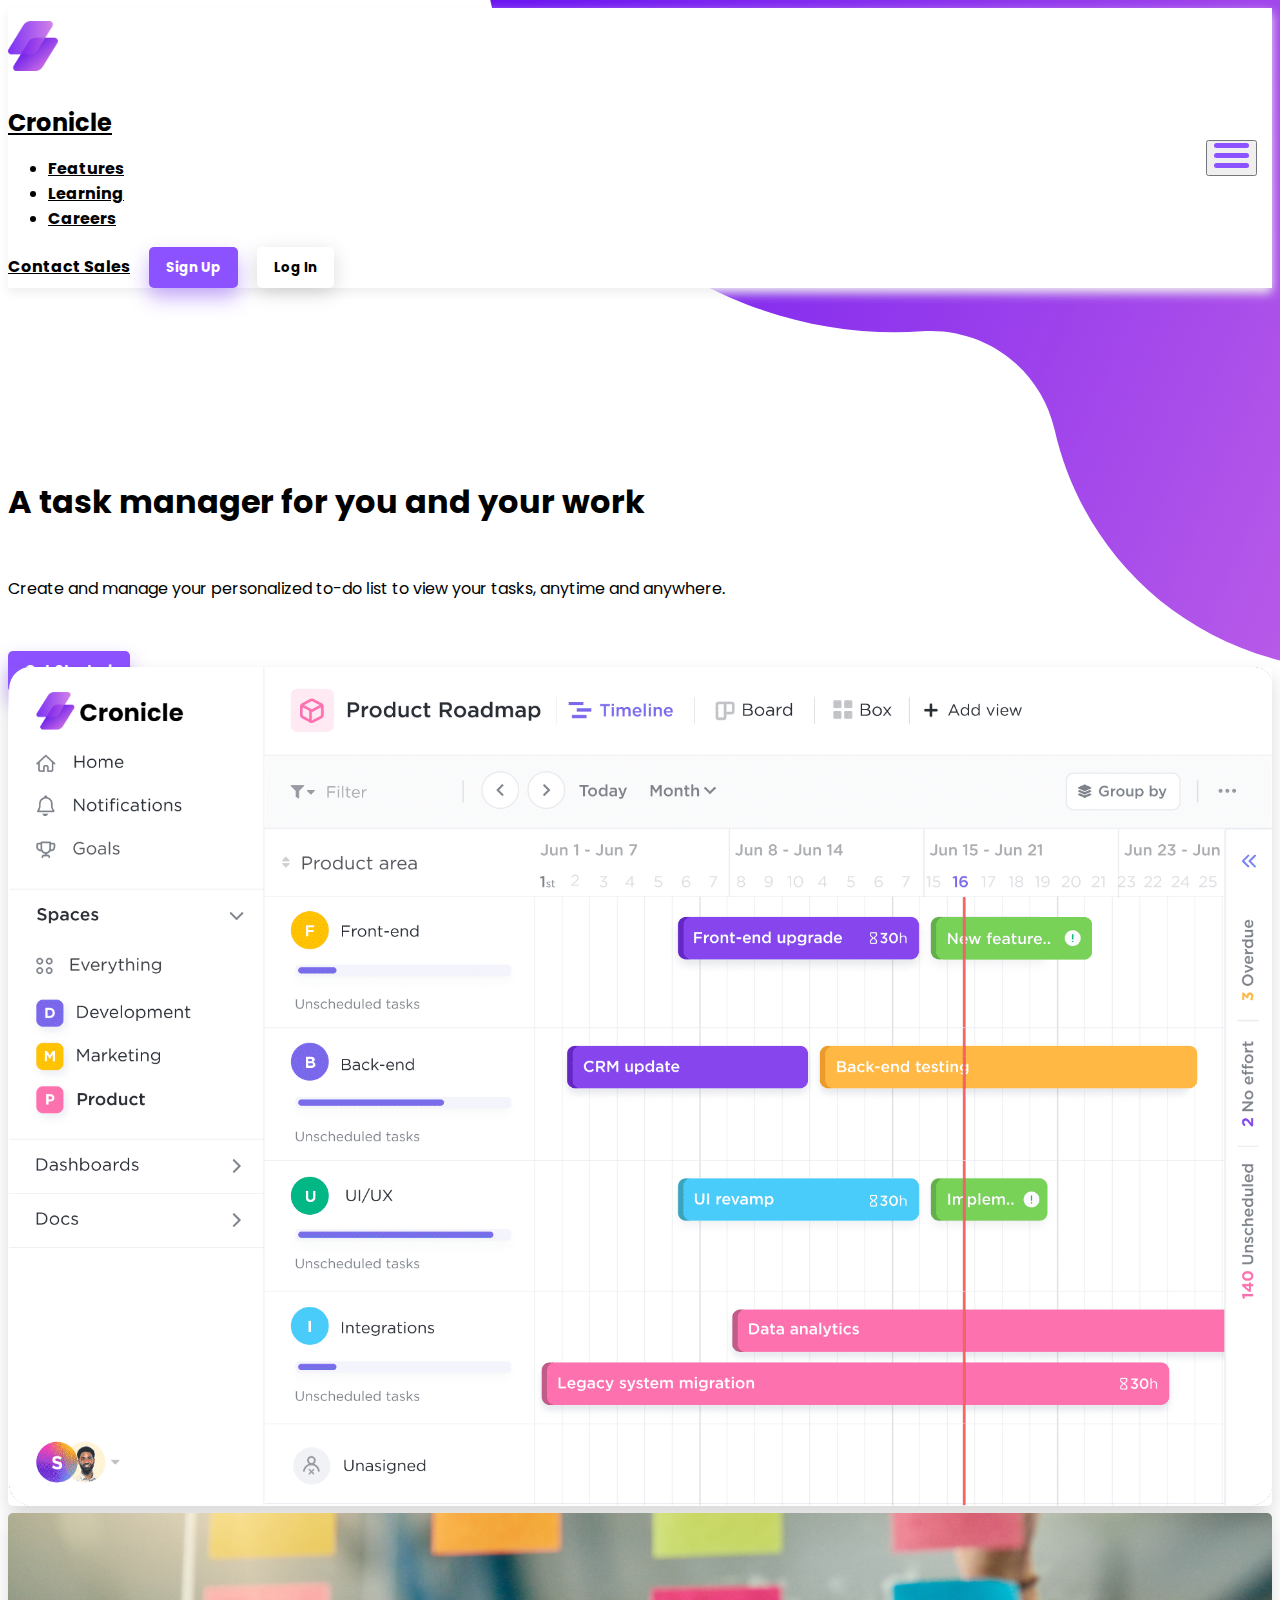
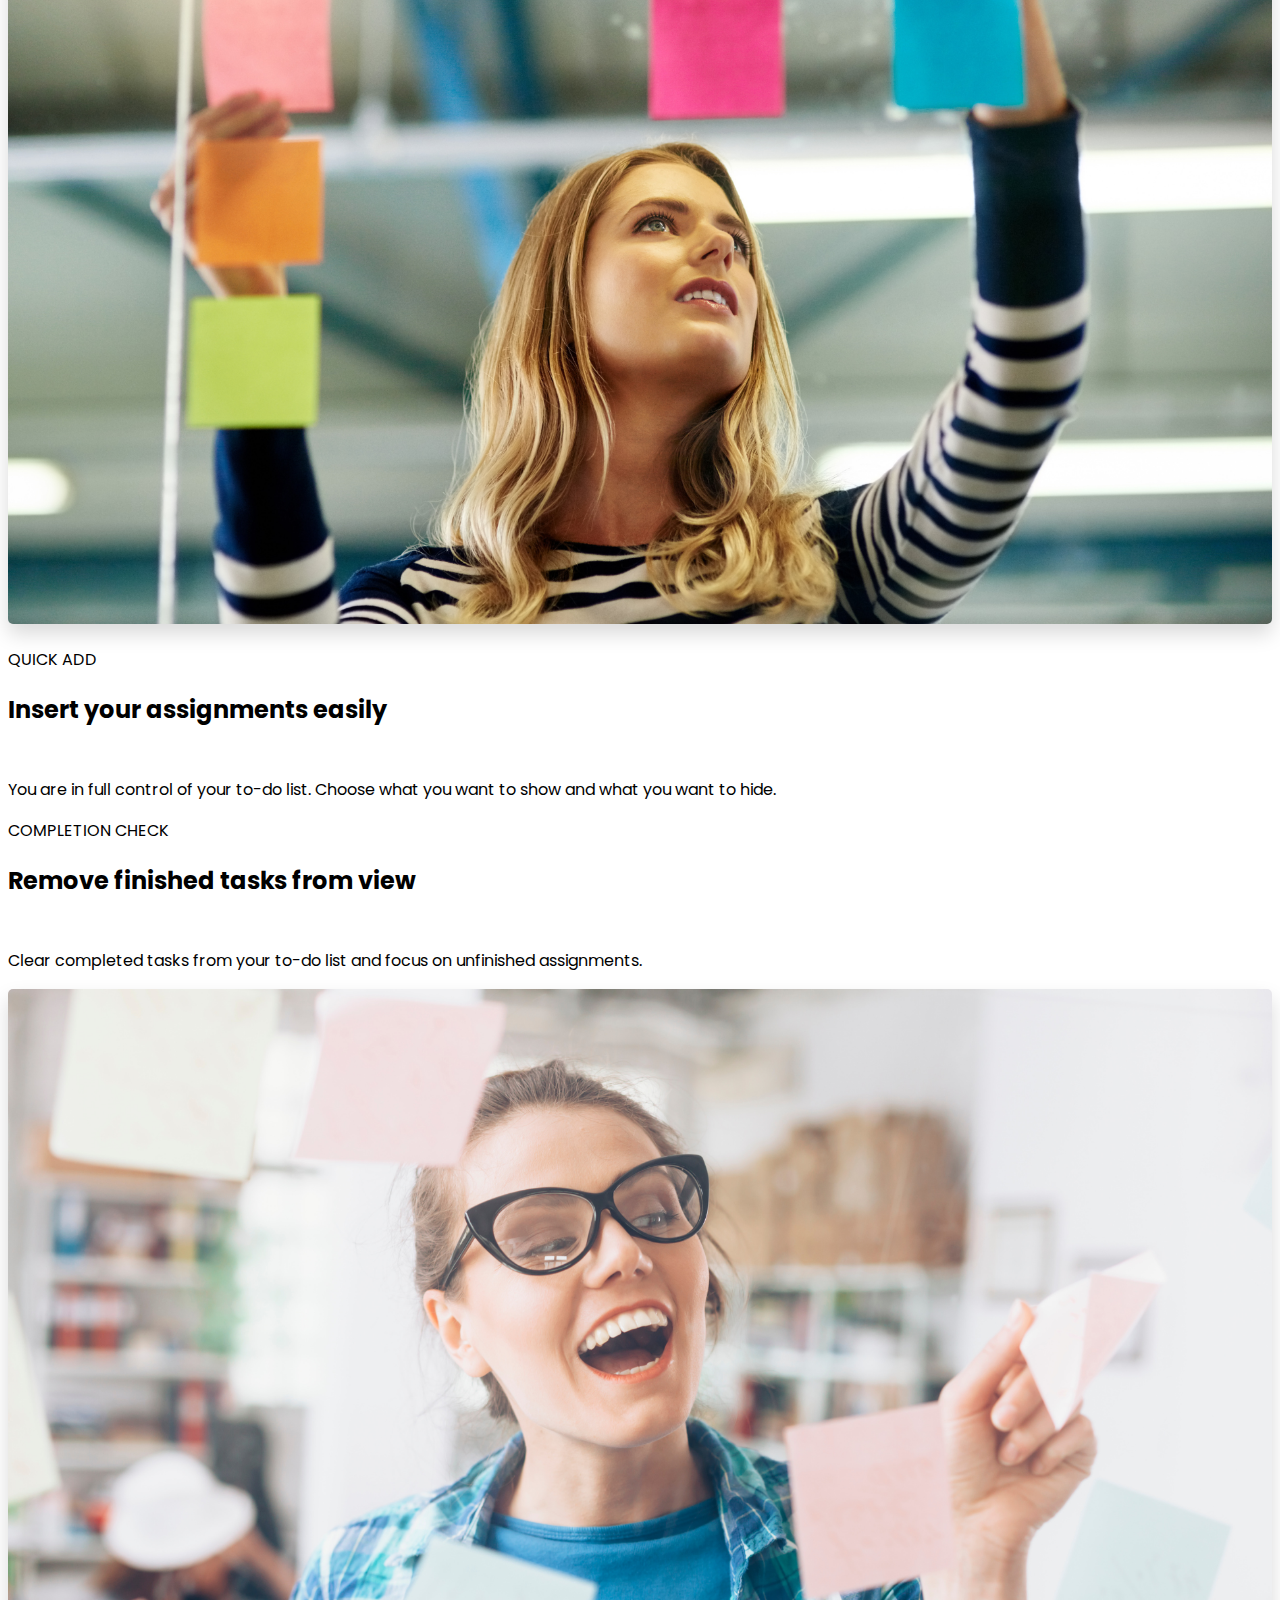
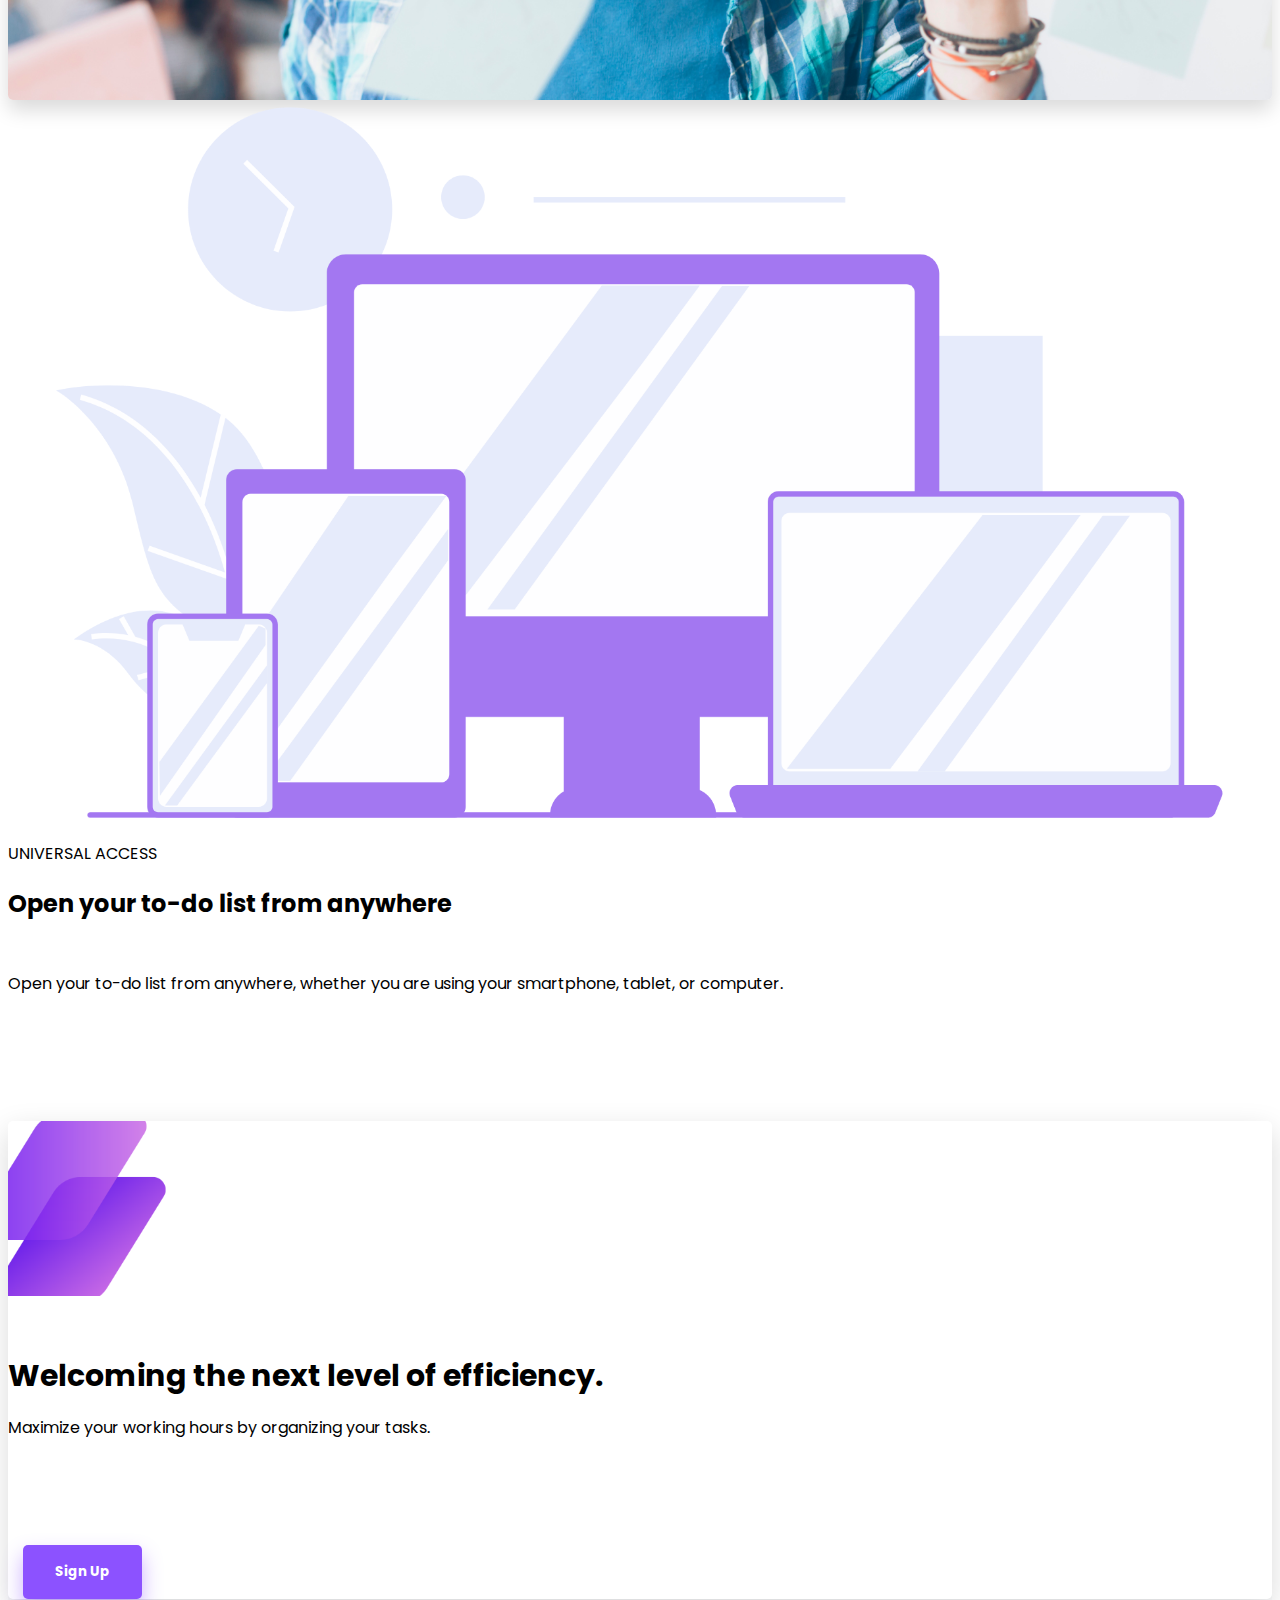
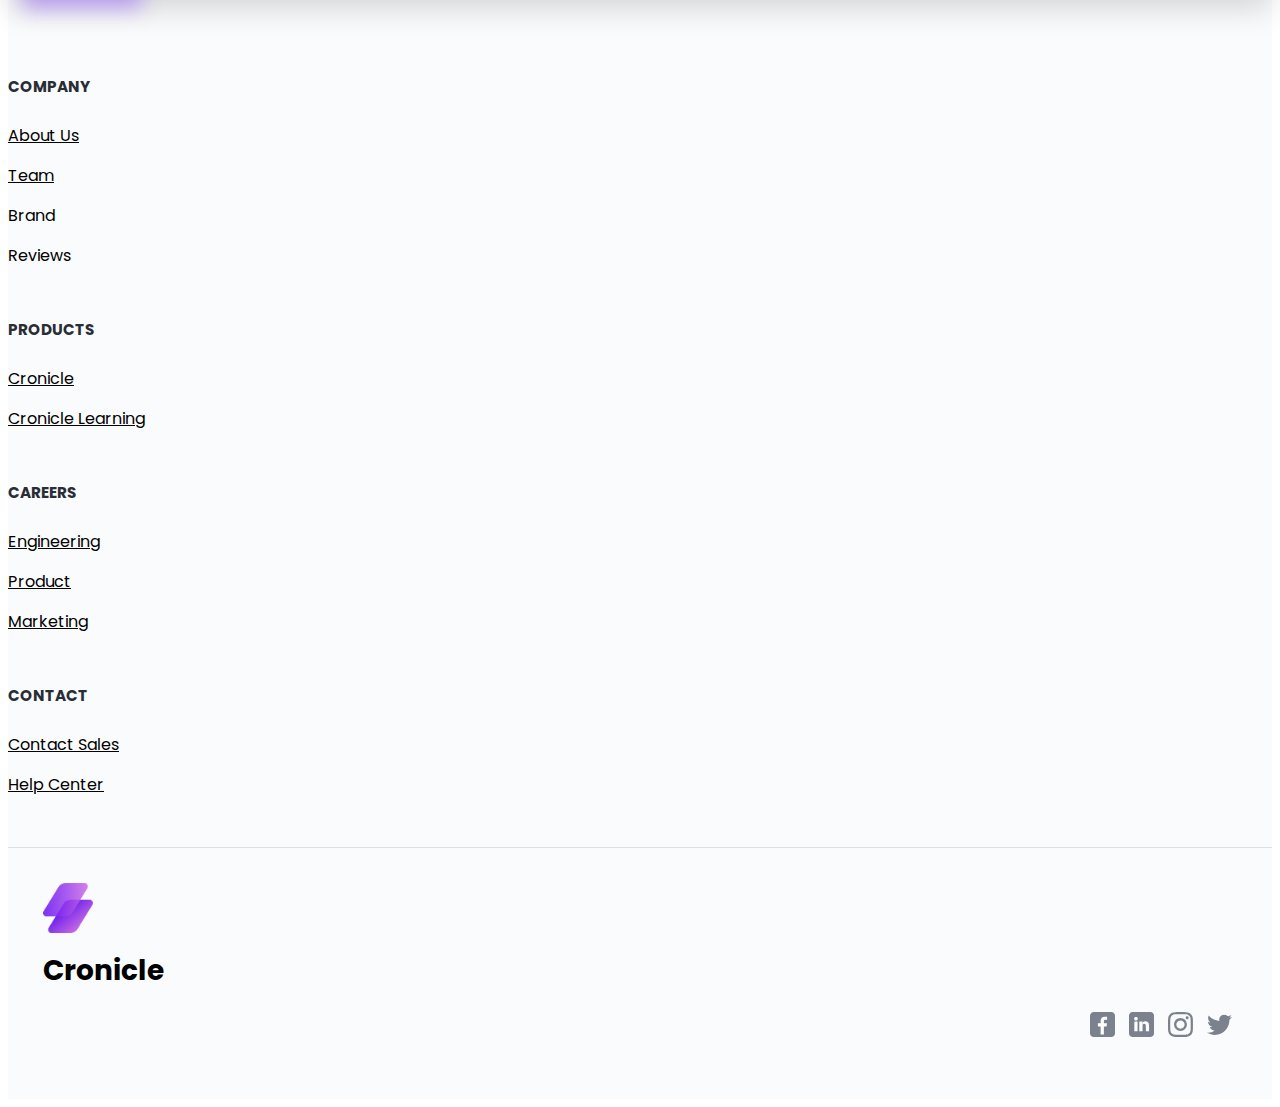
<file: features/index.html>
<!DOCTYPE html>
<html lang = "en-us">
<head>
	<!-- Webpage Title -->
	<title>Features | Cronicle</title>

	<!-- Website Icon -->
	<link rel = "shortcut icon" type = "image" href = "../main/image/logo.png">

	<!-- Meta Tags -->
	<meta charset = "UTF-8"> <!-- Language -->
	<meta http-equiv='content-language' content='en-us'> <!-- Language -->

	<meta name = "description" content = "Discover the journey of Cronicle Technologies and the brains behind it. Founded in 2020, Cronicle is a task management tool aiming to improve efficiency at work and study."> <!-- Description -->

	<meta name = "viewport" content = "width = device-width, initial-scale = 1"> <!-- Mobile Responsiveness -->

	<!-- Bootstrap 4.1 CSS Library -->
	<link rel = "stylesheet" href = "https://cdn.jsdelivr.net/npm/bootstrap@4.1.3/dist/css/bootstrap.min.css" integrity = "sha384-MCw98/SFnGE8fJT3GXwEOngsV7Zt27NXFoaoApmYm81iuXoPkFOJwJ8ERdknLPMO" crossorigin = "anonymous">

	<!-- Main CSS -->
	<link rel = "stylesheet" href = "../main/css/style.css">

	<style>
		/** Header Content */
		header img.background {
			position: absolute;
			top: 0;
			left: 0;
			z-index: -1;

			width: 100%;
		}

		header img {
			user-drag: none;  /** Disable User Select */
		   	user-select: none;
		   	-moz-user-select: none;
		   	-webkit-user-drag: none;
		   	-webkit-user-select: none;
		   	-ms-user-select: none;
		}

		header img.header {
			border-radius: 5px;
			box-shadow: 0 10px 20px 0 rgba(0, 0, 0, .15);
			margin-top: -25px;
		}

		header p {
			margin-bottom: 50px;
		}




		/** Features Content */
		img.features {
			border-radius: 5px;
			box-shadow: 0 10px 20px 0 rgba(0, 0, 0, .15);
		}




		/** Responsive CSS */
		@media (max-width: 1000px) {

			header img.background {
				display: none;
			}

		}

		@media (max-width: 785px) {

			div.semi-full {
				margin-top: 75px;
			}

		}
	</style>
</head>
<body>
	<!-- Navigation -->
	<nav class = "navbar navbar-expand-lg fixed-top">

		<div class = "container">

	  		<a class = "navbar-brand" href = "#">
	  			<div class = "row">
	  				<img src = "../main/image/logo.png" alt = "Cronicle Logo" width = "50" height = "50">

					<p>Cronicle</p>
				</div>
			</a>

			<button class = "navbar-toggler" type = "button" data-toggle = "collapse" data-target = "#navbarSupportedContent" aria-controls = "navbarSupportedContent" aria-expanded = "false" aria-label = "Toggle navigation" style = "margin-left: 0; float: right;">

				<span class = "icon-bar"></span>
				<span class = "icon-bar"></span>
				<span class = "icon-bar"></span>

			</button>

		  	<div class = "collapse navbar-collapse" id = "navbarSupportedContent">
		    	
		    	<ul class = "navbar-nav mr-auto">
		      		<li class = "nav-item">
		        		<a class = "nav-link" href = "#">Features</a>
		      		</li>
		      		
		      		<li class = "nav-item">
		        		<a class = "nav-link" href = "#">Learning</a>
		      		</li>
		  
				    <li class = "nav-item">
				    	<a class = "nav-link" href = "#">Careers</a>
				    </li>
		   		</ul>

		   		<span class = "d-flex">
		   			<a class = "nav-link" href = "#" style = "padding-left: 0;">Contact Sales</a>
		   		</span>

		   		<span class = "d-flex">
			    	<button class = "primary">Sign Up</button>
				</span>

				<span class = "d-flex">
			    	<button class = "secondary">Log In</button>
				</span>

		  	</div>

		</div>

	</nav>

	<!-- Header Content -->
	<header>

		<!-- Background Image -->
		<img src = "image/background.svg" alt = "Gradient Image" class = "background">

		<div class = "container top full">

			<div class = "row">

				<div class = "col-lg-5 text">

					<h1>A task manager for you and your work</h1>

					<p>Create and manage your personalized to-do list to view your tasks, anytime and anywhere.</p>

					<button class = "primary">Get Started</button>

				</div>

				<div class = "col-lg-1"></div>

				<div class = "col-lg-6 image">

					<img src = "image/header software.png" alt = "Cronicle Software" class = "header full">

				</div>

			</div>

		</div>

	</header>

	<!-- Quick Add Content -->
	<div class = "container semi-full">

		<div class = "row">

			<div class = "col-md-6">

				<img src = "image/add.png" alt = "Add Task" class  = "features full">

			</div>

			<div class = "col-md-1"></div>

			<div class = "col-md-5">

				<p class = "highlight">QUICK ADD</p>

				<h2>Insert your assignments easily</h2>

				<p>

					You are in full control of your to-do list. Choose what you want to show and what you want to hide.

				</p>

			</div>

		</div>

	</div>

	<!-- Completion Check Content -->
	<div class = "container semi-full">

		<div class = "row">

			<div class = "col-md-5">

				<p class = "highlight">COMPLETION CHECK</p>

				<h2>Remove finished tasks from view</h2>

				<p>

					Clear completed tasks from your to-do list and focus on unfinished assignments.

				</p>

			</div>

			<div class = "col-md-1"></div>

			<div class = "col-md-6">

				<img src = "image/completion.png" alt = "Complete Task" class = "features full">

			</div>

		</div>

	</div>

	<!-- Universal Access Content -->
	<div class = "container">

		<div class = "row">

			<div class = "col-md-6">

				<img src = "image/access.png" alt = "Universal Access" class = "full">

			</div>

			<div class = "col-md-1"></div>

			<div class = "col-md-5">

				<p class = "highlight">UNIVERSAL ACCESS</p>

				<h2>Open your to-do list from anywhere</h2>

				<p class = "description">
				
					Open your to-do list from anywhere, whether you are using your smartphone, tablet, or computer.

				</p>

			</div>

		</div>

	</div>

	<!-- Sign Up Content -->
	<div class = "sign-up">

		<div class = "container">

			<div class = "row">

				<div class = "col-sm-12">

					<div class = "row">

						<div class = "col-lg-2">

							<img src = "../main/image/footer sign up.png" alt = "Cronicle Logo" style = "height: 175px;">

						</div>

						<div class = "col-lg-7">

							<h2>Welcoming the next level of efficiency.</h2>

							<p>Maximize your working hours by organizing your tasks.</p>

						</div>



						<div class = "col-lg-2">

							<button class = "primary">Sign Up</button>

						</div>

					</div>

				</div>

			</div>

		</div>

	</div>

	<!-- Footer -->
	<footer>

		<div class = "container">

			<div class = "row">
					
				<div class = "col-sm-3">

					<h3>COMPANY</h3>

					<ul>

						<li> 
							<a href = "#">About Us</a>
						</li>

						<li>
							<a href = "#">Team</a>
						</li>

						<li>
							Brand
						</li>

						<li>
							Reviews
						</li>

					</ul>

				</div>

				<div class = "col-sm-3">

					<h3>PRODUCTS</h3>

					<ul>

						<li>
							<a href = "#">Cronicle</a>
						</li>

						<li>
							<a href = "#">Cronicle Learning</a>
						</li>

					</ul>

				</div>

				<div class = "col-sm-3">

					<h3>CAREERS</h3>

					<ul>

						<li>
							<a href = "#">Engineering</a>
						</li>

						<li>
							<a href = "#">Product</a>
						</li>

						<li>
							<a href = "#">Marketing</a>
						</li>

					</ul>

				</div>

				<div class = "col-sm-3">

					<h3>CONTACT</h3>

					<ul>

						<li>
							<a href = "#">Contact Sales</a>
						</li>

						<li>
							<a href = "#">Help Center</a>
						</li>

					</ul>

				</div>

			</div>

			<div class = "bottom">

				<div class = "col-sm-12">

					<div class = "row">

						<div class = "col-sm-6 logo">

							<div class = "row">

				  				<img src = "../main/image/logo.png" alt = "Cronicle Logo" width = "50" height = "50">

								<p>Cronicle</p>

							</div>

						</div>

						<div class = "col-sm-6 social">

							<img src = "../main/image/footer linkedin.svg" alt = "LinkedIn Logo" width = "25" height = "25">

							<img src = "../main/image/footer facebook.svg" alt = "Facebook Logo" width = "25" height = "25">

							<img src = "../main/image/footer instagram.svg" alt = "Instagram Logo" width = "25" height = "25">

							<img src = "../main/image/footer twitter.svg" alt = "Twitter Logo" width = "25" height = "25">

						</div>

					</div>

				</div>

			</div>

		</div>

	</footer>

	<!-- Bootstrap 4.1 JavaScript -->
	<script src="https://code.jquery.com/jquery-3.3.1.slim.min.js" integrity="sha384-q8i/X+965DzO0rT7abK41JStQIAqVgRVzpbzo5smXKp4YfRvH+8abtTE1Pi6jizo" crossorigin="anonymous"></script>
	<script src="https://cdn.jsdelivr.net/npm/popper.js@1.14.3/dist/umd/popper.min.js" integrity="sha384-ZMP7rVo3mIykV+2+9J3UJ46jBk0WLaUAdn689aCwoqbBJiSnjAK/l8WvCWPIPm49" crossorigin="anonymous"></script>
	<script src="https://cdn.jsdelivr.net/npm/bootstrap@4.1.3/dist/js/bootstrap.min.js" integrity="sha384-ChfqqxuZUCnJSK3+MXmPNIyE6ZbWh2IMqE241rYiqJxyMiZ6OW/JmZQ5stwEULTy" crossorigin="anonymous"></script>

</body>
</html>
</file>
<file: main/css/style.css>
/** Import Poppins Font */
@import url('https://fonts.googleapis.com/css2?family=Poppins:wght@400;700&display=swap');




/** Color Variables */
:root {
	--cpurple: #8c52ff;
}




/* Default */
* {
	font-family: 'Poppins', sans-serif;
}

h1, h2, h3 {
	font-weight: bold;
	margin-bottom: 50px;
}

a {
	color: black;
}

a:hover, a:focus, a:active  {
	color: var(--cpurple);
}

button:focus, button:active {
	outline: none;
}

button.primary {
	background-color: var(--cpurple);
	color: white;
	font-weight: bold;
	border-color: transparent;
	border-radius: 5px;
	box-shadow: 0 10px 20px 0 rgba(140, 82, 255, .45);
	padding: 8.5px 15px;
	transition: 0.25s ease background-color;
}

button.primary:hover, button.primary:focus, button.primary:active {
	background-color: #6610f2;
}

button.secondary {
	background-color: white;
	color: black;
	font-weight: bold;
	border-color: transparent;
	border-radius: 5px;
	box-shadow: 0 5px 20px 0 rgba(0, 0, 0, .15);
	padding: 8.5px 15px;
	transition: 0.25s ease background-color;
}

button.secondary:hover, button.secondary:focus, button.secondary:active {
	background-color: rgb(240, 240, 240);
}

div.top {
	margin-top: 15%;
}

div.full {
	min-height: 100vh;
}

div.row {
	margin-left: 0;
}

img.full {
	border-radius: 5px;
	width: 100%;
}




/** Animations */
@keyframes fade-right {
	0% {
		opacity: 0%;
		transform: translateX(-50px);
	}

	100% {
		opacity: 100%;
		transform: translateX(0);
	}
}




/** NavBar */
nav {
	background: white;
	box-shadow: 0 5px 10px #efefef;
}

nav span.icon-bar {
	background-color: var(--cpurple);
	border-radius: 5px;
	display: block;
	width: 35px;
	height: 5px;
	margin-bottom: 5px;
}

nav img {
	margin-top: 12.5px;
	margin-bottom: 12.5px;
	margin-right: 5px;

	user-drag: none;  /** Disable User Select */
   	user-select: none;
   	-moz-user-select: none;
   	-webkit-user-drag: none;
   	-webkit-user-select: none;
   	-ms-user-select: none;
}

nav a.navbar-brand p {
	color: black;
	font-weight: bold;
	font-size: 1.5em;
	margin-top: 15px;
	margin-right: 35px;
	margin-bottom: 0;
}

nav a.nav-link, nav button  {
	margin-right: 15px;
}

nav a.nav-link {
	font-weight: bold;
}

nav button.navbar-toggler {
	margin-top: 0;
}

nav button.navbar-toggler:active, nav button.navbar-toggler:focus {
	outline: none;
}




/** Sign Up Footer */
div.sign-up div.container {
	background-color: white;
	box-shadow: 0 10px 30px 0 rgba(0, 0, 0, .15);
	border-radius: 5px;
	margin-top: 125px;
	padding: 0;
	z-index: 1;
}

div.sign-up div.col-sm-12, div.sign-up div.col-lg-2 {
	padding: 0;
}

div.sign-up img {
	user-drag: none;  /** Disable User Select */
   	user-select: none;
   	-moz-user-select: none;
   	-webkit-user-drag: none;
   	-webkit-user-select: none;
   	-ms-user-select: none;
}

div.sign-up h2 {
	font-size: 30px;
	margin-top: 50px;
	margin-bottom: 15px;
}

div.sign-up p {
	font-size: 16px;
	margin-bottom: 50px;
}

div.sign-up button {
	margin-top: 55px;
	margin-left: 15px;
	padding: 15px 30px;
}




/** Footer */
footer {
	background-color: #fafbfc;
	border-top: 1px solid #dedfe1;
	min-height: 75vh;
	position: relative;
	margin-top: -75px;
	padding-top: 100px;
	z-index: -100;
}

footer.single {
	margin-top: 125px;	
}

footer h3 {
	color: #292d34;
	font-size: .95em;
	margin-top: 50px;
	margin-bottom: 25px;
}

footer ul {
	padding-left: 0;
}

footer li {
	list-style: none;
	margin-bottom: 15px;
}

footer div.bottom {
	border-top: 1px solid #dedfe1;
	margin-top: 50px;
	padding: 35px;
}

footer div.bottom img[alt *= "Cronicle Logo"] {
	margin-right: 5px;
}

footer div.bottom p {
	font-weight: bold;
	font-size: 1.75em;
	margin-top: 10px;
	margin-bottom: 0;
}

footer div.social {
	text-align: right;
}

footer div.social img[src *= "svg"] {
	margin: 20px 5px;
}




/** Responsive CSS */
@media (max-width: 1205px) {

	div.sign-up h2 {
		font-size: 25px;
	}

}

@media (max-width: 1000px) {

	div.sign-up div.container {
		padding: 35px 50px;
	}

	div.sign-up h2 {
		margin-top: 0;
	}

	div.sign-up p {
		margin-bottom: 25px;
	}

	div.sign-up button {
		margin-top: 0;
	}

}

@media (max-width: 992px) {

	button.navbar-toggler {
		margin-top: 15px;
	}

	nav a.nav-link, nav button {
		margin-top: 25px;
	}

	div.container img.full {
		margin: 50px 0;
	}

	div.sign-up img {
		display: none;
	}

}

@media (max-width: 880px) {

	div.top {
		margin-top: 20%;
	}

}

@media (max-width: 600px) {

	nav img, nav a.nav-link, nav button {
		margin-left: 30px;
	}

	div.container {
		padding: 0 5%;
	}

	div.top {
		margin-top: 35%;
	}

	div.sign-up div.container {
		width: 80%;
	}

	footer div.bottom div.logo {
		display: flex;
		justify-content: center;
		align-content: center;
		margin-bottom: 25px;
	}

	footer div.social {
		text-align: center;
	}

}
</file>
